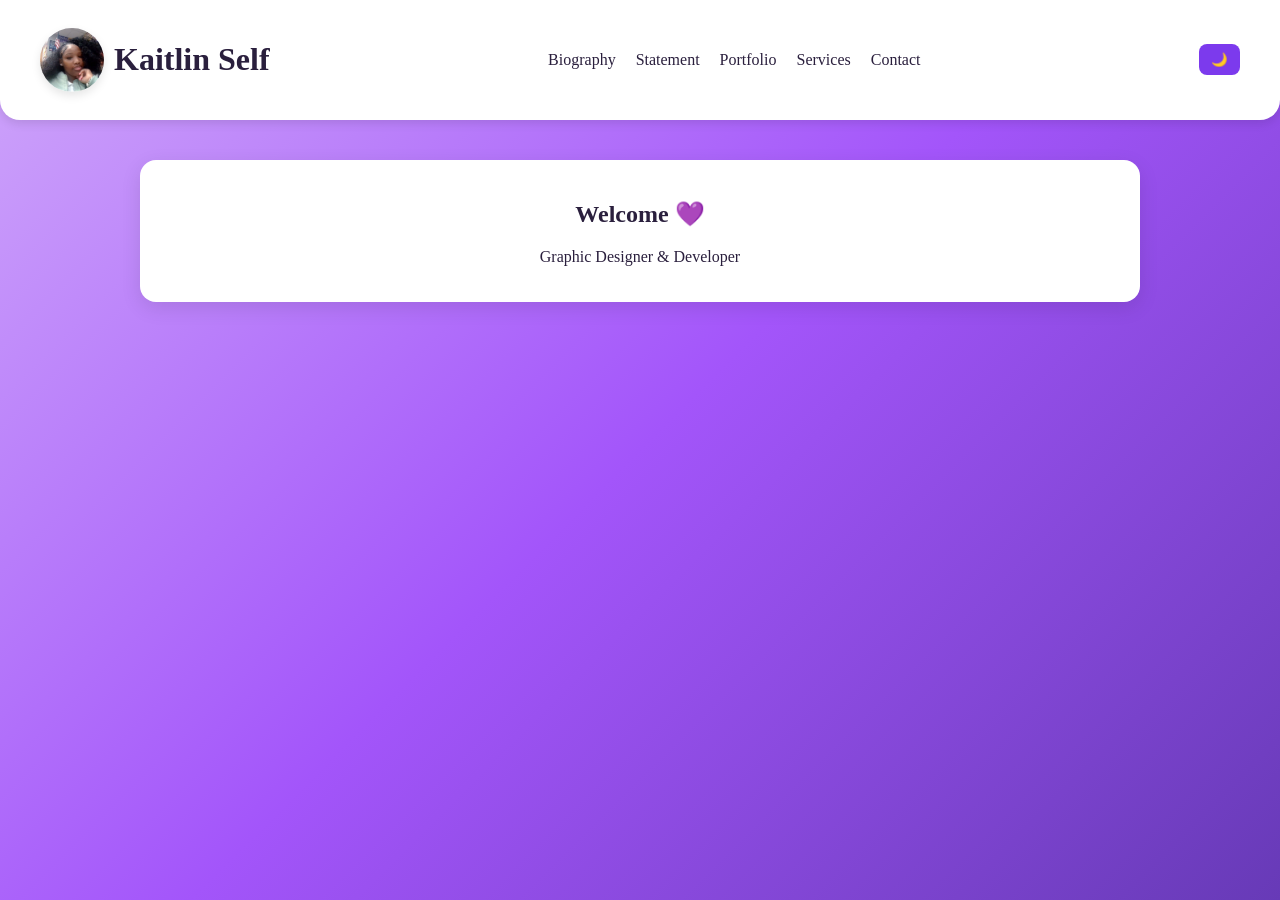
<file: index.html>
<!DOCTYPE html>
<html>
<head>
<title>Kaitlin Self</title>
<link rel="stylesheet" href="style.css">
</head>

<body>

<header class="site-header">
<a href="index.html" class="brand-link">
<img src="headshot.jpg" class="headshot">
<h1>Kaitlin Self</h1>
</a>

<nav class="site-nav">
<a href="biography.html">Biography</a>
<a href="personal-statement.html">Statement</a>
<a href="portfolio.html">Portfolio</a>
<a href="services.html">Services</a>
<a href="contact.html">Contact</a>
</nav>
</header>

<main class="page-content">
<div class="card animate" style="text-align:center;">
<h2>Welcome 💜</h2>
<p>Graphic Designer & Developer</p>
</div>
</main>

<script src="script.js"></script>
<script src="sketch.js"></script>
</body>
</html>
</file>
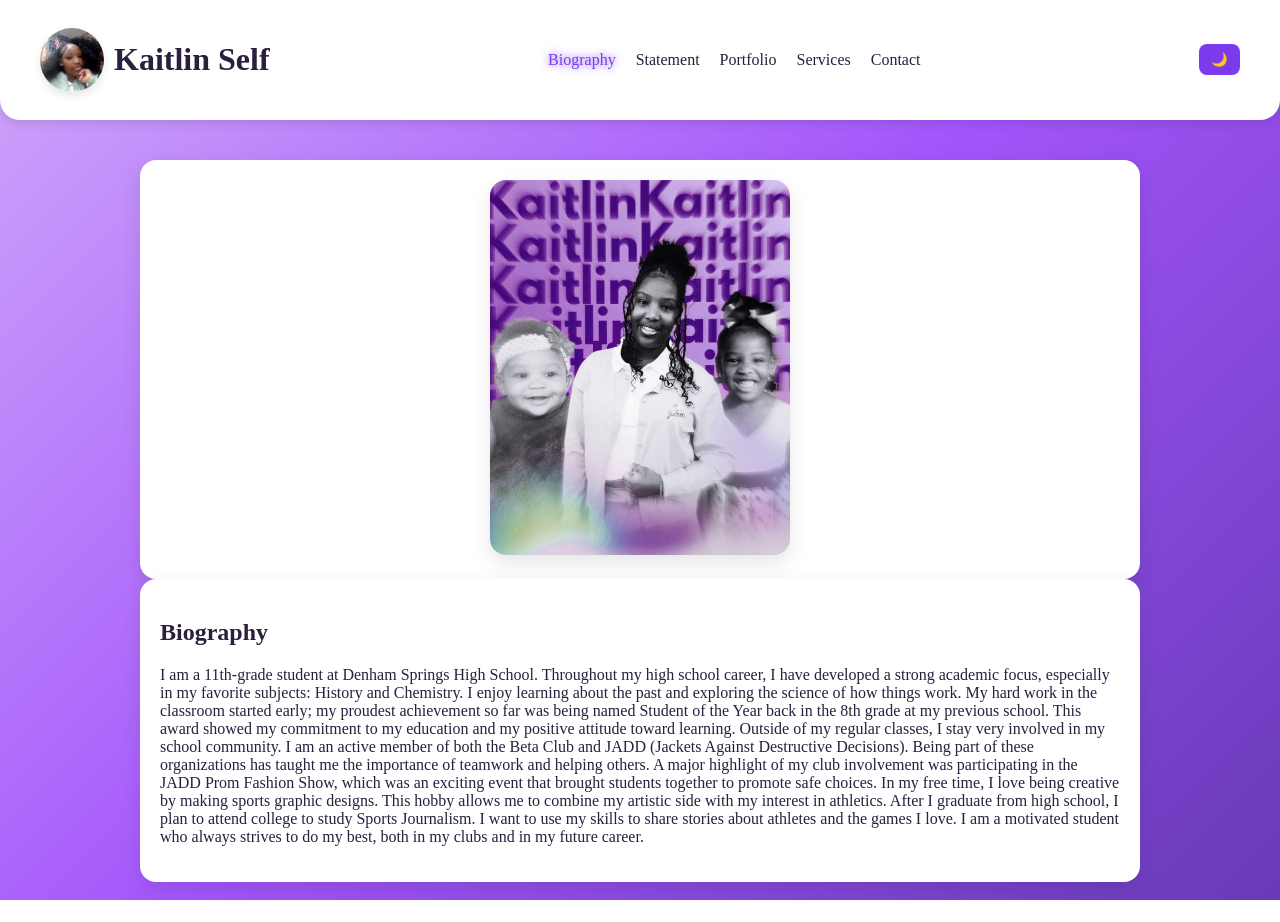
<file: biography.html>
<!DOCTYPE html>
<html>
<head>
<title>Biography</title>
<link rel="stylesheet" href="style.css">
</head>

<body>

<header class="site-header">
<a href="index.html" class="brand-link">
<img src="headshot.jpg" class="headshot">
<h1>Kaitlin Self</h1>
</a>

<nav class="site-nav">
<a href="biography.html" class="active">Biography</a>
<a href="personal-statement.html">Statement</a>
<a href="portfolio.html">Portfolio</a>
<a href="services.html">Services</a>
<a href="contact.html">Contact</a>
</nav>
</header>

<main class="page-content">

<div class="card animate" style="text-align:center;">
<img src="KaitlinBio.jpg" class="bio-img">
</div>

<div class="card animate">
<h2>Biography</h2>
<p>I am a  11th-grade student at Denham Springs High School.  Throughout my high school career, I have developed a strong academic focus, especially in my favorite subjects: History and Chemistry. I enjoy learning about the past and exploring the science of how things work. My hard work in the classroom started early; my proudest achievement so far was being named Student of the Year back in the 8th grade at my previous school. This award showed my commitment to my education and my positive attitude toward learning.
Outside of my regular classes, I stay very involved in my school community. I am an active member of both the Beta Club and JADD (Jackets Against Destructive Decisions). Being part of these organizations has taught me the importance of teamwork and helping others. A major highlight of my club involvement was participating in the JADD Prom Fashion Show, which was an exciting event that brought students together to promote safe choices.
In my free time, I love being creative by making sports graphic designs. This hobby allows me to combine my artistic side with my interest in athletics. After I graduate from high school, I plan to attend college to study Sports Journalism. I want to use my skills to share stories about athletes and the games I love. I am a motivated student who always strives to do my best, both in my clubs and in my future career.</p>
</div>

</main>

<script src="script.js"></script>
</body>
</html>
</file>
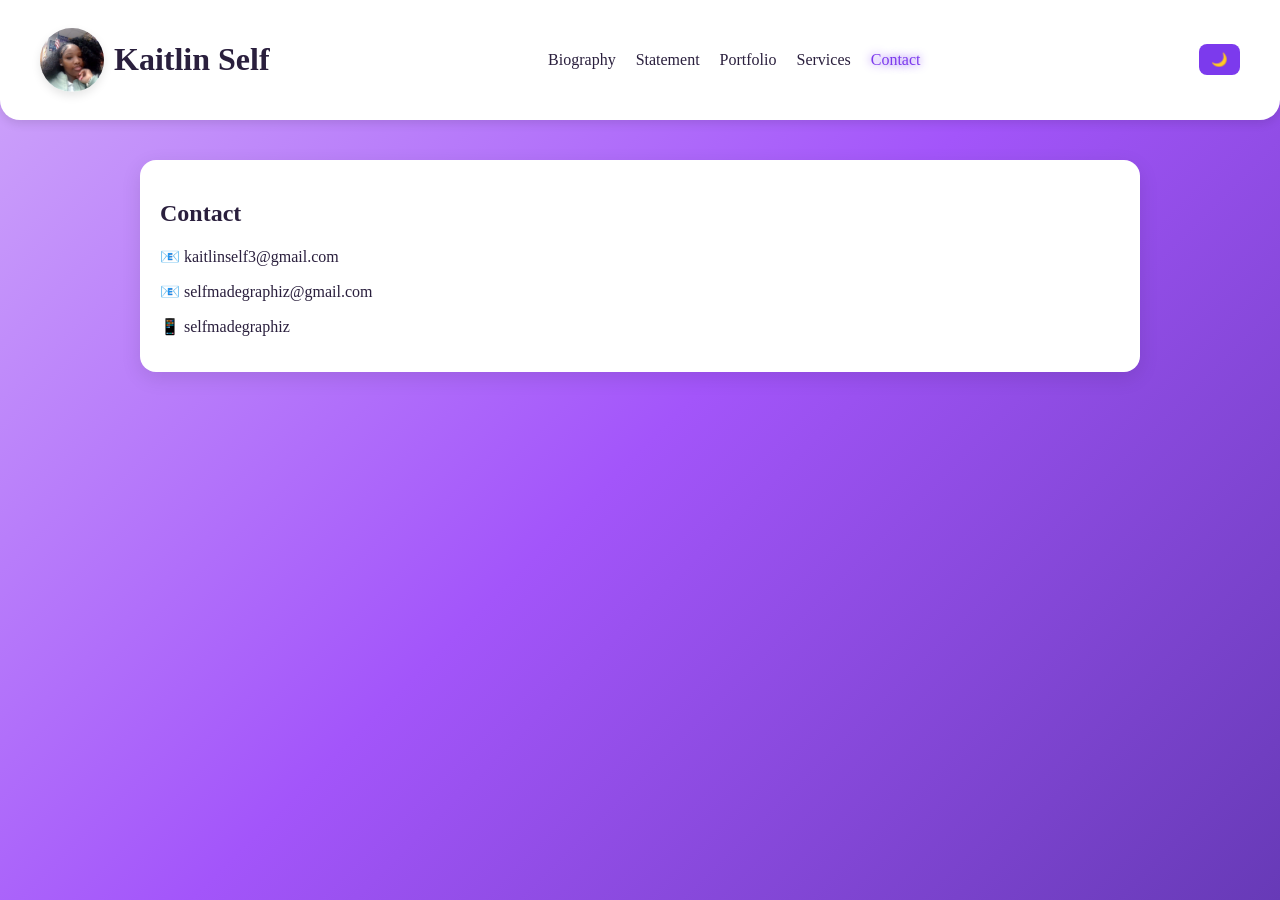
<file: contact.html>
<!DOCTYPE html>
<html>
<head>
<title>Contact</title>
<link rel="stylesheet" href="style.css">
</head>

<body>

<header class="site-header">
<a href="index.html" class="brand-link">
<img src="headshot.jpg" class="headshot">
<h1>Kaitlin Self</h1>
</a>

<nav class="site-nav">
<a href="biography.html">Biography</a>
<a href="personal-statement.html">Statement</a>
<a href="portfolio.html">Portfolio</a>
<a href="services.html">Services</a>
<a href="contact.html" class="active">Contact</a>
</nav>
</header>

<main class="page-content">

<div class="card animate">
<h2>Contact</h2>
<p>📧 kaitlinself3@gmail.com</p>
<p>📧 selfmadegraphiz@gmail.com</p>
<p>📱 selfmadegraphiz</p>
</div>

</main>

<script src="script.js"></script>
</body>
</html>
</file>
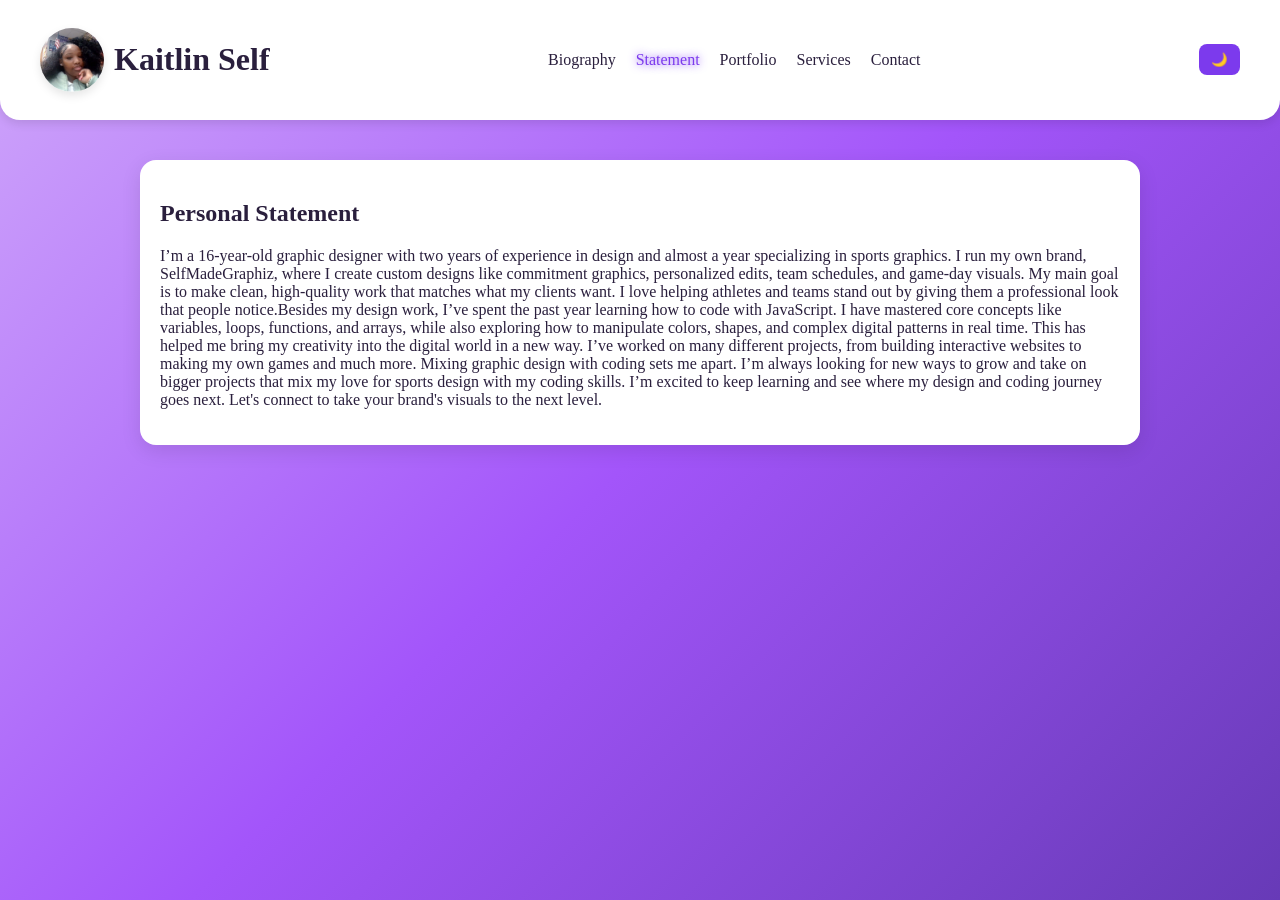
<file: personal-statement.html>
<!DOCTYPE html>
<html>
<head>
<title>Statement</title>
<link rel="stylesheet" href="style.css">
</head>

<body>

<header class="site-header">
<a href="index.html" class="brand-link">
<img src="headshot.jpg" class="headshot">
<h1>Kaitlin Self</h1>
</a>

<nav class="site-nav">
<a href="biography.html">Biography</a>
<a href="personal-statement.html" class="active">Statement</a>
<a href="portfolio.html">Portfolio</a>
<a href="services.html">Services</a>
<a href="contact.html">Contact</a>
</nav>
</header>

<main class="page-content">

<div class="card animate">
<h2>Personal Statement</h2>
<p>I’m a 16-year-old graphic designer with two years of experience in design and almost a year specializing in sports graphics. I run my own brand, SelfMadeGraphiz, where I create custom designs like commitment graphics, personalized edits, team schedules, and game-day visuals. My main goal is to make clean, high-quality work that matches what my clients want. I love helping athletes and teams stand out by giving them a professional look that people notice.Besides my design work, I’ve spent the past year learning how to code with JavaScript. I have mastered core concepts like variables, loops, functions, and arrays, while also exploring how to manipulate colors, shapes, and complex digital patterns in real time. This has helped me bring my creativity into the digital world in a new way. I’ve worked on many different projects, from building interactive websites to making my own games and much more. Mixing graphic design with coding sets me apart. I’m always looking for new ways to grow and take on bigger projects that mix my love for sports design with my coding skills. I’m excited to keep learning and see where my design and coding journey goes next. Let's connect to take your brand's visuals to the next level.
</p>
</div>

</main>

<script src="script.js"></script>
</body>
</html>
</file>
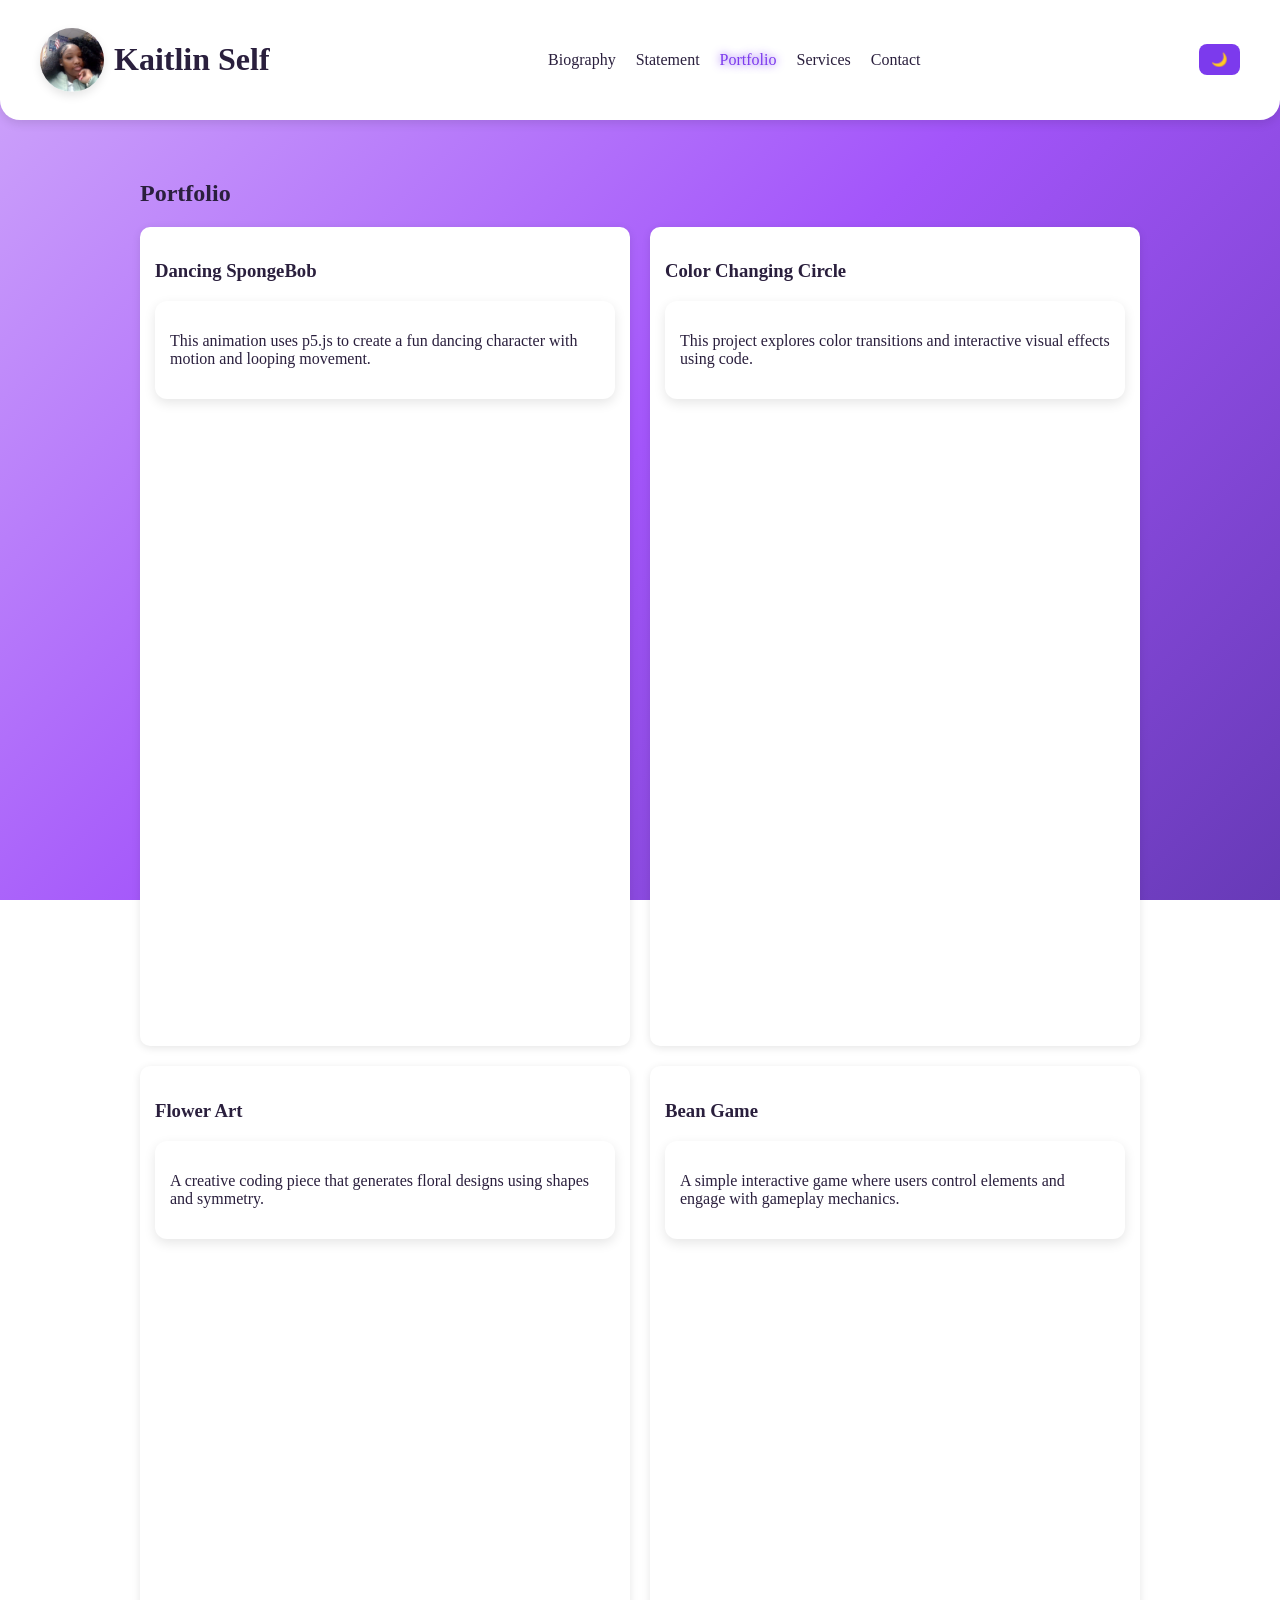
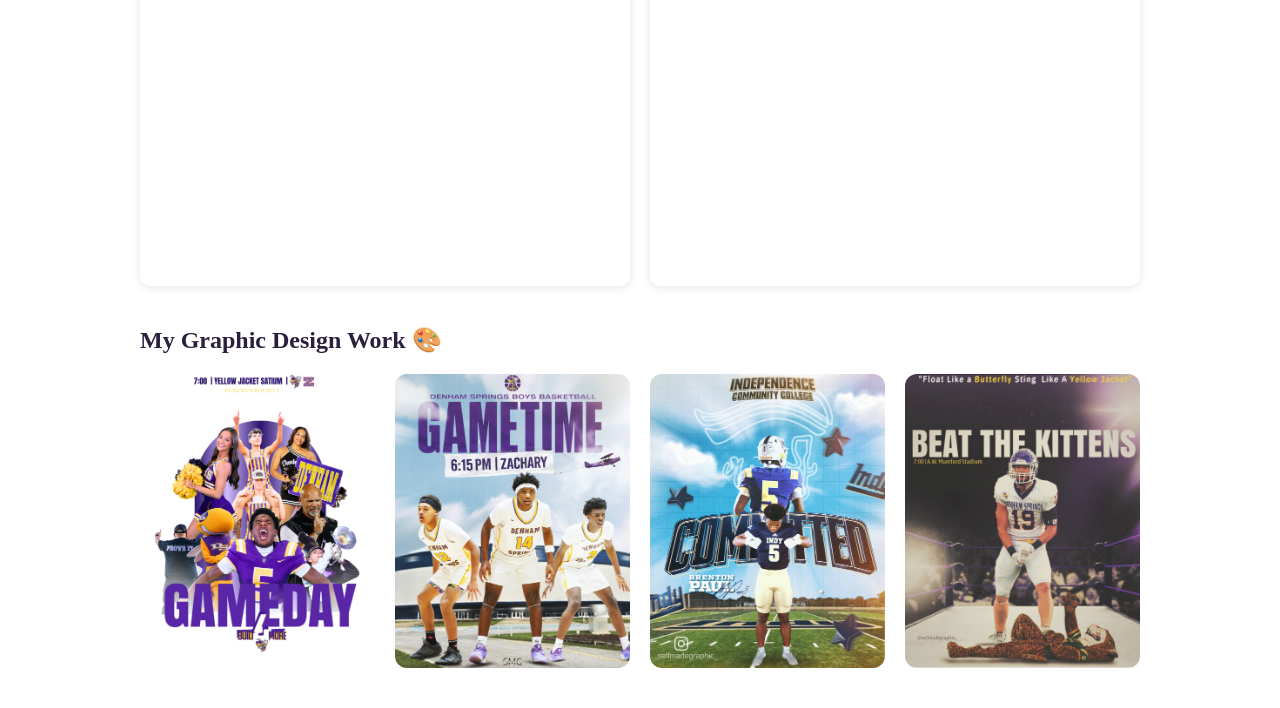
<file: portfolio.html>
<!DOCTYPE html>
<html lang="en">
<head>
  <meta charset="UTF-8" />
  <meta name="viewport" content="width=device-width, initial-scale=1.0" />
  <title>Portfolio | Kaitlin Self</title>

  <!-- your main stylesheet -->
  <link rel="stylesheet" href="style.css">

  <style>
    /* ONLY extra styles needed for this page */

    /* PROJECT GRID */
    .project-gallery {
      display: grid;
      grid-template-columns: 1fr;
      gap: 20px;
      margin-bottom: 40px;
    }

    .project-card {
      background: #fff;
      padding: 15px;
      border-radius: 10px;
      box-shadow: 0 2px 8px rgba(0,0,0,0.1);
      transition: transform 0.3s ease, box-shadow 0.3s ease;
    }

    .project-card:hover {
      transform: translateY(-8px) scale(1.02);
      box-shadow: 0 8px 20px rgba(0,0,0,0.2);
    }

    .project-description {
      margin-bottom: 15px;
      padding: 15px;
      background: #ffffff;
      border-radius: 12px;
      box-shadow: 0 4px 12px rgba(0,0,0,0.1);
    }

    iframe {
      width: 100%;
      aspect-ratio: 3 / 4;
      border: none;
      border-radius: 8px;
    }

    /* 🎨 GRAPHIC DESIGN GRID */
    .design-grid {
      display: grid;
      grid-template-columns: repeat(auto-fit, minmax(200px, 1fr));
      gap: 20px;
    }

    .design-item {
      position: relative;
      overflow: hidden;
      border-radius: 12px;
    }

    .design-item img {
      width: 100%;
      display: block;
      transition: 0.4s;
    }

    .design-item:hover img {
      transform: scale(1.1);
    }

    .overlay {
      position: absolute;
      bottom: 0;
      width: 100%;
      padding: 10px;
      text-align: center;
      background: rgba(0,0,0,0.6);
      color: white;
      opacity: 0;
      transition: 0.3s;
    }

    .design-item:hover .overlay {
      opacity: 1;
    }

    @media (min-width: 768px) {
      .project-gallery {
        grid-template-columns: 1fr 1fr;
      }
    }
  </style>
</head>

<body>

<header class="site-header">
<a href="index.html" class="brand-link">
<img src="headshot.jpg" class="headshot">
<h1>Kaitlin Self</h1>
</a>

<nav class="site-nav">
<a href="biography.html">Biography</a>
<a href="personal-statement.html">Statement</a>
<a href="portfolio.html" class="active">Portfolio</a>
<a href="services.html">Services</a>
<a href="contact.html">Contact</a>
</nav>
</header>

<main class="page-content">

<h2 class="animate">Portfolio</h2>

<!-- 💻 P5 PROJECTS -->
<div class="project-gallery">

  <div class="project-card">
    <h3>Dancing SpongeBob</h3>
    <div class="project-description">
      <p>This animation uses p5.js to create a fun dancing character with motion and looping movement.</p>
    </div>
    <iframe src="https://editor.p5js.org/ksel074424/sketches/TvcI0fgF3"></iframe>
  </div>

  <div class="project-card">
    <h3>Color Changing Circle</h3>
    <div class="project-description">
      <p>This project explores color transitions and interactive visual effects using code.</p>
    </div>
    <iframe src="https://editor.p5js.org/ksel074424/sketches/RAGIoEY_G"></iframe>
  </div>

  <div class="project-card">
    <h3>Flower Art</h3>
    <div class="project-description">
      <p>A creative coding piece that generates floral designs using shapes and symmetry.</p>
    </div>
    <iframe src="https://editor.p5js.org/ksel074424/sketches/uWiPgbmcS"></iframe>
  </div>

  <div class="project-card">
    <h3>Bean Game</h3>
    <div class="project-description">
      <p>A simple interactive game where users control elements and engage with gameplay mechanics.</p>
    </div>
    <iframe src="https://editor.p5js.org/ksel074424/sketches/jz-UtsBsC"></iframe>
  </div>

</div>

<!-- 🎨 GRAPHIC DESIGN SECTION -->
<h2 class="animate">My Graphic Design Work 🎨</h2>

<div class="design-grid">

  <div class="design-item">
    <img src="design1.jpg">
    <div class="overlay"> Football Gameday</div>
  </div>

  <div class="design-item">
    <img src="design2.jpg">
    <div class="overlay">Basketball Gameday</div>
  </div>

  <div class="design-item">
    <img src="design3.jpg">
    <div class="overlay">Committed </div>
  </div>

  <div class="design-item">
    <img src="design4.jpg">
    <div class="overlay">Football Gameday SFX</div>
  </div>

</div>

</main>

<script src="script.js"></script>

</body>
</html>
</file>
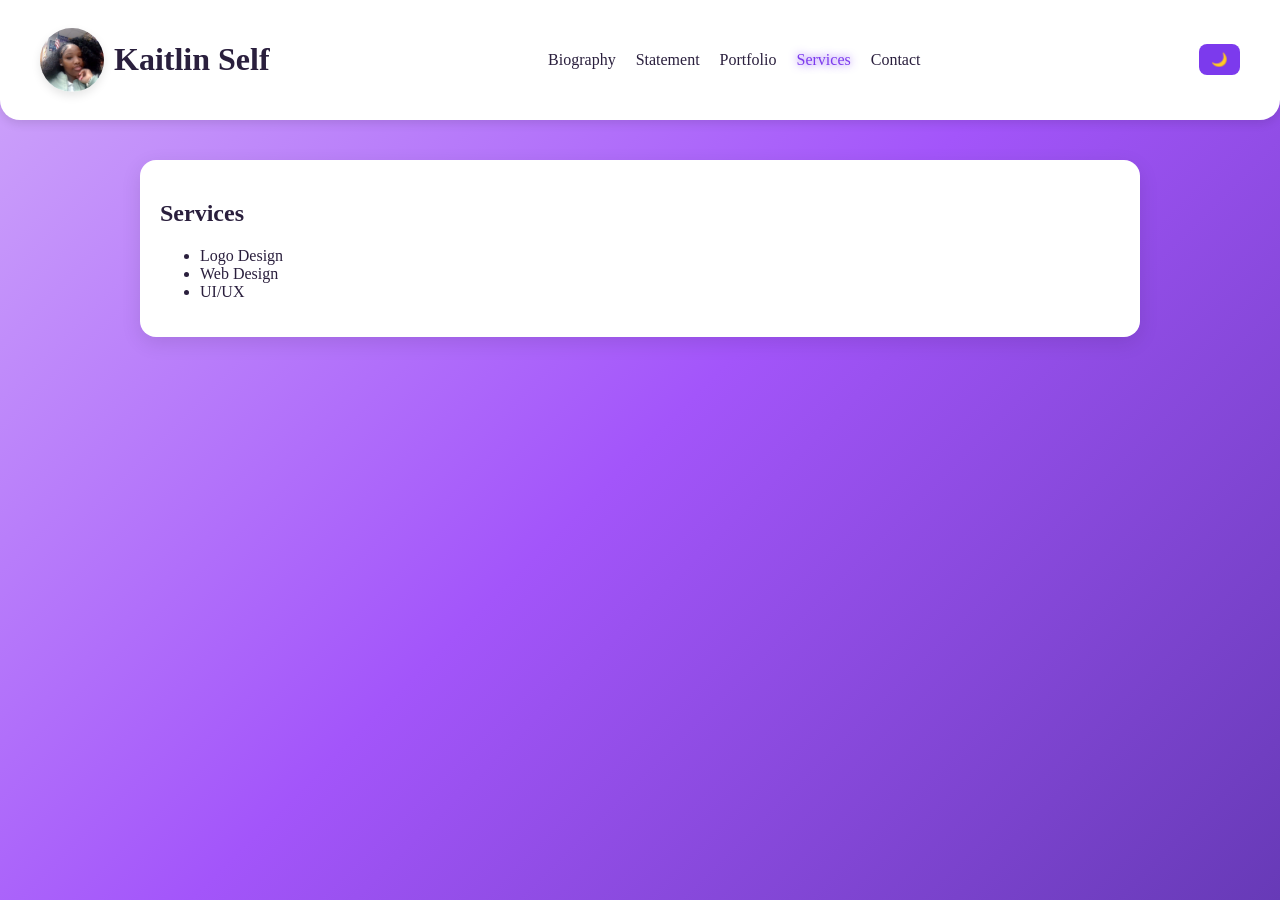
<file: services.html>
<!DOCTYPE html>
<html>
<head>
<title>Services</title>
<link rel="stylesheet" href="style.css">
</head>

<body>

<header class="site-header">
<a href="index.html" class="brand-link">
<img src="headshot.jpg" class="headshot">
<h1>Kaitlin Self</h1>
</a>

<nav class="site-nav">
<a href="biography.html">Biography</a>
<a href="personal-statement.html">Statement</a>
<a href="portfolio.html">Portfolio</a>
<a href="services.html" class="active">Services</a>
<a href="contact.html">Contact</a>
</nav>
</header>

<main class="page-content">

<div class="card animate">
<h2>Services</h2>
<ul>
<li>Logo Design</li>

<li>Web Design</li>
<li>UI/UX</li>
</ul>
</div>

</main>

<script src="script.js"></script>
</body>
</html>
</file>
<file: style.css>
/*  ROOT COLORS (LIGHT MODE - LAVENDER GRADIENT) */
:root {
  --bg: linear-gradient(135deg, #CFA7FA, #A355FA, #673AB7);
  --card: #ffffff;
  --text: #2a1f3d;
  --accent: #7c3aed;
  --shadow: rgba(0, 0, 0, 0.1);
}

/* 🌙 DARK MODE (FIXED: applies to html via .dark) */
.dark {
  --bg: linear-gradient(135deg, #140f1f, #2a1f3d, #3b0a64);
  --card: #1e1830;
  --text: #f3e8ff;
  --accent: #a855f7;
  --shadow: rgba(0, 0, 0, 0.4);
}

/*  SMOOTH TRANSITIONS /
* {
  transition: background 0.4s ease, color 0.4s ease, box-shadow 0.4s ease;
}

/*  BASE */
body {
  margin: 0;
  font-family: 'Happy Monkey', cursive;
  background: var(--bg);
  background-attachment: fixed;
  background-size: cover; /* ADDED */
  color: var(--text);
  transition: 0.4s ease;
}

/* HEADER */
.site-header {
  display: flex;
  justify-content: space-between;
  align-items: center;
  padding: 20px 40px;
  background: var(--card);
  box-shadow: 0 4px 10px var(--shadow);
  border-radius: 0 0 20px 20px;
}

/* DARK MODE BUTTON */
.site-header button {
  background: var(--accent);
  color: white;
  border: none;
  padding: 8px 12px;
  border-radius: 8px;
  cursor: pointer;
  transition: 0.3s;
}

.site-header button:hover {
  transform: scale(1.05);
}

/* 🔹 BRAND */
.brand-link {
  display: flex;
  align-items: center;
  gap: 10px;
  text-decoration: none;
  color: inherit;
}

/*  HEADSHOT */
.headshot {
  width: 64px;
  height: 64px;
  object-fit: cover;
  border-radius: 50%;
  box-shadow: 0 4px 10px var(--shadow);
  transition: 0.3s;
}

.headshot:hover {
  transform: scale(1.1);
}

/* 🔹 NAVIGATION */
.site-nav {
  display: flex;
  gap: 20px;
}

.site-nav a {
  text-decoration: none;
  color: var(--text);
  font-weight: 500;
  transition: 0.3s;
}

/*  ACTIVE + HOVER EFFECT */
.site-nav a:hover,
.site-nav a.active {
  color: var(--accent);
  text-shadow: 0 0 8px var(--accent);
}

/* CONTENT AREA */
.page-content {
  max-width: 1000px;
  margin: auto;
  padding: 40px 20px;
}

/*  CARD */
.card {
  background: var(--card);
  padding: 20px;
  border-radius: 16px;
  box-shadow: 0 6px 20px var(--shadow);
  transition: 0.3s;
}

.card:hover {
  transform: translateY(-5px);
}

/*  SCROLL ANIMATION */
.animate {
  opacity: 0;
  transform: translateY(40px);
  transition: 0.6s;
}

.animate.show {
  opacity: 1;
  transform: translateY(0);
}

/*  BIO IMAGE */
.bio-img {
  width: 100%;
  max-width: 300px;
  border-radius: 16px;
  box-shadow: 0 8px 20px var(--shadow);
  transition: 0.3s;
}

.bio-img:hover {
  transform: scale(1.05);
  filter: brightness(1.1);
}

/*  DESIGN GRID */
.design-grid {
  display: grid;
  grid-template-columns: repeat(auto-fit, minmax(200px, 1fr));
  gap: 20px;
}

.design-item {
  position: relative;
  overflow: hidden;
  border-radius: 16px;
}

.design-item img {
  width: 100%;
  display: block;
  transition: 0.4s;
}

.design-item:hover img {
  transform: scale(1.1);
}

/* 🟣 OVERLAY TEXT */
.overlay {
  position: absolute;
  bottom: 0;
  width: 100%;
  padding: 10px;
  text-align: center;
  background: rgba(0,0,0,0.6);
  color: white;
  opacity: 0;
  transition: 0.3s;
}

.design-item:hover .overlay {
  opacity: 1;
}

/* 📱 RESPONSIVE */
@media (max-width: 768px) {
  .site-header {
    flex-direction: column;
    align-items: flex-start;
    gap: 10px;
  }

  .site-nav {
    flex-wrap: wrap;
  }
}
</file>
